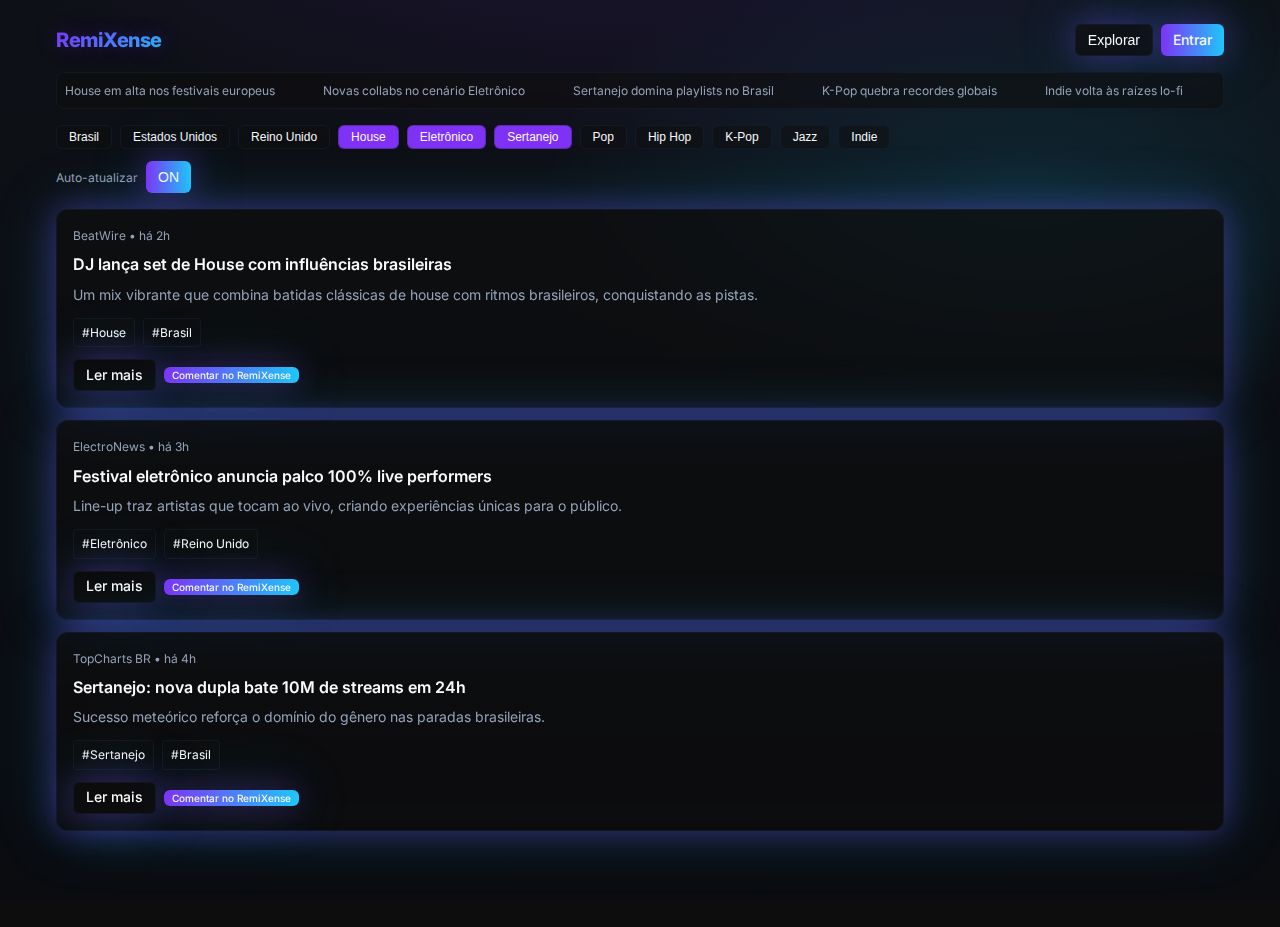
<file: remixense-static.html>
<!DOCTYPE html>
<html lang="pt-BR" class="dark">
<head>
    <meta charset="UTF-8" />
    <meta name="viewport" content="width=device-width, initial-scale=1.0" />
    <title>RemiXense — News e Trends Musicais</title>
    <meta name="description" content="RemiXense: notícias, trends e curiosidades musicais do mundo todo. Filtre por tags como House, Eletrônico, Sertanejo e mais." />
    <meta name="author" content="RemiXense" />
    <link rel="canonical" href="https://remixense.com/" />
    <meta name="theme-color" content="#0D0D0D" />

    <meta property="og:title" content="RemiXense — News e Trends Musicais" />
    <meta property="og:description" content="Acompanhe destaques, notícias e tendências musicais em tempo real, no seu celular." />
    <meta property="og:type" content="website" />
    <meta property="og:image" content="https://remixense.com/og-image.png" />

    <meta name="twitter:card" content="summary_large_image" />
    <meta name="twitter:site" content="@remixense" />
    <meta name="twitter:image" content="https://remixense.com/og-image.png" />

    <link rel="preconnect" href="https://fonts.googleapis.com" />
    <link rel="preconnect" href="https://fonts.gstatic.com" crossorigin />
    <link href="https://fonts.googleapis.com/css2?family=Inter:wght@400;500;600;700;800&family=JetBrains+Mono:wght@400;600;700&display=swap" rel="stylesheet" />
    
    <script type="application/ld+json">
      {"@context":"https://schema.org","@type":"WebSite","name":"RemiXense","url":"https://remixense.com/","potentialAction":{"@type":"SearchAction","target":"https://remixense.com/?q={search_term_string}","query-input":"required name=search_term_string"}}
    </script>

    <style>
        :root {
            --background: 0 0% 100%;
            --foreground: 222.2 84% 4.9%;
            --card: 0 0% 100%;
            --card-foreground: 222.2 84% 4.9%;
            --popover: 0 0% 100%;
            --popover-foreground: 222.2 84% 4.9%;
            --brand: 264 92% 58%;
            --brand-2: 194 95% 55%;
            --primary: var(--brand);
            --primary-foreground: 210 40% 98%;
            --secondary: 217.2 32.6% 17.5%;
            --secondary-foreground: 210 40% 98%;
            --muted: 217.2 32.6% 17.5%;
            --muted-foreground: 215 20.2% 65.1%;
            --accent: var(--brand-2);
            --accent-foreground: 222.2 47.4% 11.2%;
            --destructive: 0 84.2% 60.2%;
            --destructive-foreground: 210 40% 98%;
            --border: 217.2 32.6% 17.5%;
            --input: 217.2 32.6% 17.5%;
            --ring: var(--brand-2);
            --radius: 0.75rem;
            --gradient-primary: linear-gradient(135deg, hsl(var(--brand)) 0%, hsl(var(--brand-2)) 100%);
            --gradient-subtle: linear-gradient(180deg, hsl(222 24% 7%) 0%, hsl(222 24% 5%) 100%);
            --shadow-neon: 0 0 30px hsl(var(--brand) / 0.35), 0 0 60px hsl(var(--brand-2) / 0.25);
        }

        .dark {
            --background: 0 0% 5%;
            --foreground: 210 40% 98%;
            --card: 0 0% 7%;
            --card-foreground: 210 40% 98%;
            --popover: 0 0% 6%;
            --popover-foreground: 210 40% 98%;
            --primary: var(--brand);
            --primary-foreground: 210 40% 98%;
            --secondary: 217.2 32.6% 17.5%;
            --secondary-foreground: 210 40% 98%;
            --muted: 217.2 32.6% 17.5%;
            --muted-foreground: 215 20.2% 65.1%;
            --accent: var(--brand-2);
            --accent-foreground: 210 40% 10%;
            --destructive: 0 62.8% 30.6%;
            --destructive-foreground: 210 40% 98%;
            --border: 217.2 32.6% 17.5%;
            --input: 217.2 32.6% 17.5%;
            --ring: var(--brand-2);
        }

        * {
            box-sizing: border-box;
            margin: 0;
            padding: 0;
        }

        body {
            font-family: 'Inter', ui-sans-serif, system-ui, sans-serif;
            background: hsl(var(--background));
            color: hsl(var(--foreground));
            line-height: 1.6;
            -webkit-font-smoothing: antialiased;
            background-image: 
                radial-gradient(1200px 600px at 50% -20%, hsl(var(--brand)/0.15), transparent 60%),
                radial-gradient(800px 400px at 80% 20%, hsl(var(--brand-2)/0.12), transparent 60%),
                var(--gradient-subtle);
            background-attachment: fixed;
            min-height: 100vh;
        }

        .container {
            max-width: 1200px;
            margin: 0 auto;
            padding: 0 1rem;
            padding-bottom: 6rem;
        }

        .glass-panel {
            background: hsl(var(--background) / 0.6);
            backdrop-filter: blur(12px);
            border: 1px solid hsl(var(--border) / 0.4);
            box-shadow: var(--shadow-neon);
        }

        .glass-card {
            border-radius: 0.75rem;
            background: hsl(var(--background) / 0.6);
            backdrop-filter: blur(12px);
            border: 1px solid hsl(var(--border) / 0.4);
            box-shadow: var(--shadow-neon);
            transition: box-shadow 0.3s ease;
        }

        .glass-card:hover {
            box-shadow: 0 10px 25px -5px hsl(var(--background) / 0.1), 0 10px 10px -5px hsl(var(--background) / 0.04), var(--shadow-neon);
        }

        .neon-text {
            background: var(--gradient-primary);
            -webkit-background-clip: text;
            background-clip: text;
            color: transparent;
            text-shadow: 0 0 20px hsl(var(--brand) / 0.35);
        }

        .btn {
            display: inline-flex;
            align-items: center;
            justify-content: center;
            gap: 0.5rem;
            white-space: nowrap;
            border-radius: 0.375rem;
            font-size: 0.875rem;
            font-weight: 500;
            transition: all 0.2s;
            border: none;
            cursor: pointer;
            text-decoration: none;
            outline: none;
        }

        .btn:focus-visible {
            outline: 2px solid hsl(var(--ring));
            outline-offset: 2px;
        }

        .btn:disabled {
            pointer-events: none;
            opacity: 0.5;
        }

        .btn-sm {
            height: 2rem;
            padding: 0 0.75rem;
        }

        .btn-xs {
            height: 1rem;
            padding: 0 0.5rem;
            font-size: 0.625rem;
        }

        .btn-hero {
            background: linear-gradient(to right, hsl(var(--brand)), hsl(var(--brand-2)));
            color: hsl(var(--primary-foreground));
            box-shadow: var(--shadow-neon);
        }

        .btn-hero:hover {
            opacity: 0.95;
        }

        .btn-neon {
            background: hsl(var(--background) / 0.6);
            backdrop-filter: blur(12px);
            border: 1px solid hsl(var(--border) / 0.4);
            color: hsl(var(--foreground));
            box-shadow: var(--shadow-neon);
        }

        .btn-neon:hover {
            background: hsl(var(--background) / 0.8);
        }

        .btn-chip {
            background: hsl(var(--background) / 0.5);
            border: 1px solid hsl(var(--border) / 0.4);
            color: hsl(var(--foreground));
            padding: 0.25rem 0.75rem;
            font-size: 0.75rem;
            transition: all 0.2s;
        }

        .btn-chip:hover {
            background: hsl(var(--background) / 0.7);
        }

        .btn-chip.active {
            background: hsl(var(--primary));
            color: hsl(var(--primary-foreground));
        }

        .hover-scale {
            transition: transform 0.2s;
        }

        .hover-scale:hover {
            transform: scale(1.05);
        }

        .story-link {
            position: relative;
            display: inline-block;
            color: inherit;
            text-decoration: none;
        }

        .story-link::after {
            content: "";
            position: absolute;
            width: 100%;
            height: 2px;
            left: 0;
            bottom: 0;
            background: hsl(var(--brand));
            transform: scaleX(0);
            transform-origin: bottom right;
            transition: transform 0.3s;
        }

        .story-link:hover::after {
            transform: scaleX(1);
            transform-origin: bottom left;
        }

        .header {
            padding: 1.5rem 0 1rem;
        }

        .header-content {
            display: flex;
            align-items: center;
            justify-content: space-between;
            margin-bottom: 1rem;
        }

        .logo {
            font-size: 1.25rem;
            font-weight: 800;
            letter-spacing: -0.025em;
            text-decoration: none;
        }

        .header-actions {
            display: flex;
            align-items: center;
            gap: 0.5rem;
        }

        .ticker {
            background: hsl(var(--background) / 0.6);
            backdrop-filter: blur(12px);
            border: 1px solid hsl(var(--border) / 0.4);
            border-radius: 0.5rem;
            padding: 0.5rem;
            margin-top: 0.75rem;
            overflow: hidden;
            position: relative;
        }

        .ticker-content {
            display: flex;
            animation: scroll 30s linear infinite;
            white-space: nowrap;
        }

        .ticker-item {
            padding-right: 3rem;
            font-size: 0.75rem;
            color: hsl(var(--muted-foreground));
        }

        @keyframes scroll {
            0% { transform: translateX(100%); }
            100% { transform: translateX(-100%); }
        }

        .filters {
            margin-bottom: 1rem;
        }

        .filter-tags {
            display: flex;
            flex-wrap: wrap;
            gap: 0.5rem;
            margin-bottom: 0.75rem;
        }

        .auto-update {
            display: flex;
            align-items: center;
            gap: 0.5rem;
            font-size: 0.75rem;
            color: hsl(var(--muted-foreground));
        }

        .news-feed {
            display: flex;
            flex-direction: column;
            gap: 0.75rem;
        }

        .news-card {
            padding: 1rem;
        }

        .news-header {
            display: flex;
            align-items: center;
            justify-content: space-between;
            margin-bottom: 0.5rem;
            font-size: 0.75rem;
            color: hsl(var(--muted-foreground));
        }

        .news-title {
            font-size: 1rem;
            font-weight: 600;
            line-height: 1.4;
            margin-bottom: 0.5rem;
        }

        .news-summary {
            font-size: 0.875rem;
            color: hsl(var(--muted-foreground));
            margin-bottom: 0.75rem;
        }

        .news-tags {
            display: flex;
            flex-wrap: wrap;
            gap: 0.5rem;
            margin-bottom: 0.75rem;
        }

        .tag {
            font-size: 0.75rem;
            padding: 0.25rem 0.5rem;
            border-radius: 0.25rem;
            background: hsl(var(--background) / 0.5);
            border: 1px solid hsl(var(--border) / 0.4);
        }

        .news-actions {
            display: flex;
            align-items: center;
            gap: 0.5rem;
        }

        .sr-only {
            position: absolute;
            width: 1px;
            height: 1px;
            padding: 0;
            margin: -1px;
            overflow: hidden;
            clip: rect(0, 0, 0, 0);
            white-space: nowrap;
            border: 0;
        }

        @media (max-width: 640px) {
            .container {
                padding: 0 1rem;
            }
            
            .header-content {
                flex-direction: column;
                gap: 1rem;
                align-items: stretch;
            }
            
            .filter-tags {
                gap: 0.25rem;
            }
            
            .btn-chip {
                font-size: 0.625rem;
                padding: 0.25rem 0.5rem;
            }
        }
    </style>
</head>
<body>
    <main class="container">
        <header class="header">
            <div class="header-content">
                <a href="/" class="logo neon-text">RemiXense</a>
                <div class="header-actions">
                    <button class="btn btn-neon btn-sm hover-scale">Explorar</button>
                    <a href="https://remixense.com/login" class="btn btn-hero btn-sm hover-scale">Entrar</a>
                </div>
            </div>
            <div class="ticker">
                <div class="ticker-content" id="ticker">
                    <!-- Ticker content will be populated by JavaScript -->
                </div>
            </div>
        </header>

        <section aria-labelledby="filtros" class="filters">
            <h1 id="filtros" class="sr-only">Filtrar por estilos musicais</h1>
            <div class="filter-tags" id="tags">
                <!-- Tags will be populated by JavaScript -->
            </div>
            <div class="auto-update">
                <span>Auto-atualizar</span>
                <button id="autoToggle" class="btn btn-hero btn-sm">ON</button>
            </div>
        </section>

        <section aria-labelledby="feed" class="news-feed" id="newsFeed">
            <h2 id="feed" class="sr-only">Feed de notícias musicais</h2>
            <!-- News cards will be populated by JavaScript -->
        </section>
    </main>

    <script>
        // Data
        const TAGS = [
            "Brasil", "Estados Unidos", "Reino Unido", "House", "Eletrônico", 
            "Sertanejo", "Pop", "Hip Hop", "K-Pop", "Jazz", "Indie"
        ];

        const TRENDING = [
            "House em alta nos festivais europeus",
            "Novas collabs no cenário Eletrônico", 
            "Sertanejo domina playlists no Brasil",
            "K-Pop quebra recordes globais",
            "Indie volta às raízes lo-fi"
        ];

        const MOCK_NEWS = [
            {
                id: "1",
                title: "DJ lança set de House com influências brasileiras",
                summary: "Um mix vibrante que combina batidas clássicas de house com ritmos brasileiros, conquistando as pistas.",
                source: "BeatWire",
                url: "https://remixense.com/news/house-br",
                time: "há 2h",
                tags: ["House", "Brasil"]
            },
            {
                id: "2", 
                title: "Festival eletrônico anuncia palco 100% live performers",
                summary: "Line-up traz artistas que tocam ao vivo, criando experiências únicas para o público.",
                source: "ElectroNews",
                url: "https://remixense.com/news/festival-live",
                time: "há 3h",
                tags: ["Eletrônico", "Reino Unido"]
            },
            {
                id: "3",
                title: "Sertanejo: nova dupla bate 10M de streams em 24h",
                summary: "Sucesso meteórico reforça o domínio do gênero nas paradas brasileiras.",
                source: "TopCharts BR", 
                url: "https://remixense.com/news/sertanejo-streams",
                time: "há 4h",
                tags: ["Sertanejo", "Brasil"]
            },
            {
                id: "4",
                title: "Cenário Pop ganha tendência de faixas com sintetizadores retrô",
                summary: "Produções com estética oitentista conquistam ouvintes e artistas mainstream.",
                source: "Global Pop",
                url: "https://remixense.com/news/pop-retro", 
                time: "há 1h",
                tags: ["Pop", "Estados Unidos"]
            },
            {
                id: "5",
                title: "Jazz moderno incorpora beats de lo-fi para nova geração",
                summary: "Experimentações trazem frescor ao gênero sem perder a essência improvisada.",
                source: "BlueNote Daily",
                url: "https://remixense.com/news/jazz-lofi",
                time: "há 5h", 
                tags: ["Jazz", "Indie", "Estados Unidos"]
            }
        ];

        // State
        let selectedTags = ["House", "Eletrônico", "Sertanejo"];
        let autoUpdate = true;
        let newsItems = [...MOCK_NEWS];
        let autoUpdateInterval;

        // DOM elements
        const tagsContainer = document.getElementById('tags');
        const newsFeedContainer = document.getElementById('newsFeed');
        const autoToggleBtn = document.getElementById('autoToggle');
        const tickerContainer = document.getElementById('ticker');

        // Initialize
        function init() {
            renderTags();
            renderTicker();
            renderNews();
            setupAutoUpdate();
            setupEventListeners();
        }

        // Render functions
        function renderTags() {
            tagsContainer.innerHTML = TAGS.map(tag => `
                <button 
                    class="btn btn-chip ${selectedTags.includes(tag) ? 'active' : ''}"
                    onclick="toggleTag('${tag}')"
                >
                    ${tag}
                </button>
            `).join('');
        }

        function renderTicker() {
            tickerContainer.innerHTML = TRENDING.map(item => `
                <span class="ticker-item">${item}</span>
            `).join('');
        }

        function renderNews() {
            const filtered = filterNews();
            newsFeedContainer.innerHTML = filtered.map(item => `
                <article class="glass-card news-card">
                    <header class="news-header">
                        <span>${item.source} • ${item.time}</span>
                    </header>
                    <h2 class="news-title">
                        <a href="${item.url}" target="_blank" rel="noopener noreferrer" class="story-link">
                            ${item.title}
                        </a>
                    </h2>
                    <p class="news-summary">${item.summary}</p>
                    <div class="news-tags">
                        ${item.tags.map(tag => `<span class="tag">#${tag}</span>`).join('')}
                    </div>
                    <div class="news-actions">
                        <a href="${item.url}" target="_blank" rel="noopener noreferrer" class="btn btn-neon btn-sm hover-scale">
                            Ler mais
                        </a>
                        <a href="https://remixense.com/login?redirect=${encodeURIComponent(item.url)}" 
                           class="btn btn-hero btn-xs hover-scale"
                           aria-label="Comentar no RemiXense">
                            Comentar no RemiXense
                        </a>
                    </div>
                </article>
            `).join('');
        }

        // Utility functions
        function filterNews() {
            const selectedSet = new Set(selectedTags.map(t => t.toLowerCase()));
            return newsItems.filter(item => 
                item.tags.some(tag => selectedSet.has(tag.toLowerCase()))
            );
        }

        function toggleTag(tag) {
            if (selectedTags.includes(tag)) {
                selectedTags = selectedTags.filter(t => t !== tag);
            } else {
                selectedTags.push(tag);
            }
            renderTags();
            renderNews();
        }

        function toggleAutoUpdate() {
            autoUpdate = !autoUpdate;
            autoToggleBtn.textContent = autoUpdate ? 'ON' : 'OFF';
            autoToggleBtn.className = `btn btn-sm ${autoUpdate ? 'btn-hero' : 'btn-neon'}`;
            setupAutoUpdate();
        }

        function setupAutoUpdate() {
            if (autoUpdateInterval) {
                clearInterval(autoUpdateInterval);
            }
            
            if (autoUpdate) {
                autoUpdateInterval = setInterval(() => {
                    // Rotate news items
                    const [first, ...rest] = newsItems;
                    newsItems = [...rest, first];
                    renderNews();
                }, 4000);
            }
        }

        function setupEventListeners() {
            autoToggleBtn.addEventListener('click', toggleAutoUpdate);
        }

        // Start the application
        init();
    </script>
</body>
</html>
</file>
